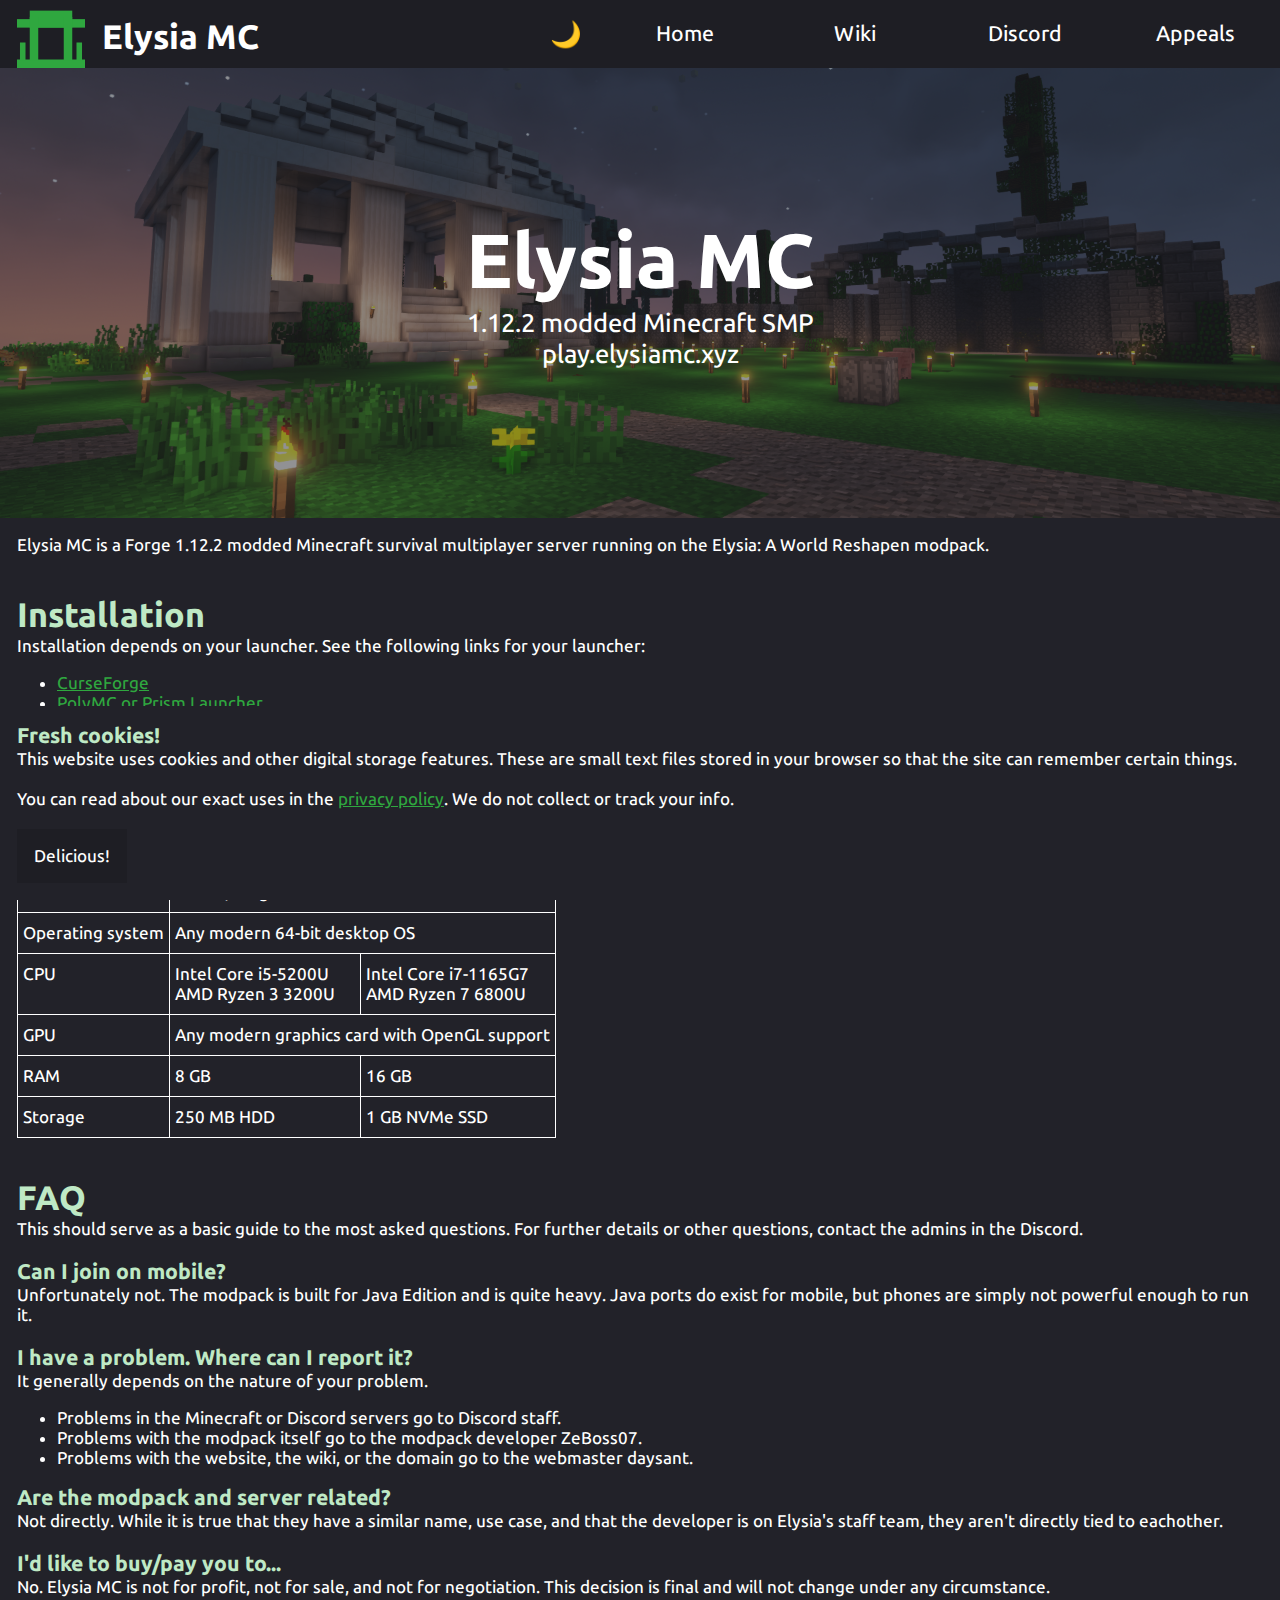
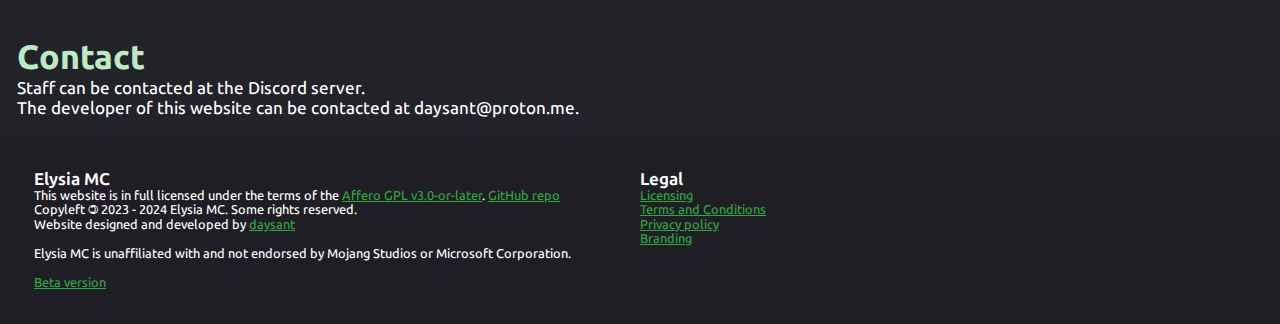
<file: index.html>
<!-- index.html -->
<!-- Copyleft (c) 2023-2024 daysant, Elysia MC - Elysia MC Website -->
<!-- This work is licensed under the terms of the AGPL v3.0-or-later -->
<!-- daysant@proton.me, discord.gg/RKAf97d5Ap -->
<!DOCTYPE html>
<html lang="en">
<head>
    <meta charset="UTF-8">
    <meta name="viewport" content="width=device-width, initial-scale=1.0">
    <title>Elysia MC</title>
    <link rel="stylesheet" href="style.css">
</head>
<body>
    <header>
    <div class="logo"><img style="height:4rem;" src="/res/branding/logo-g.svg"></div>
    <div class="logo-spacer"></div>
		<div class="header-title">Elysia MC</div>
		<button onclick="switchTheme()" id="themeButton" class="body-button" style="width:4rem;height:4rem;font-size:1.5rem;"></button>
		<button onclick="cookTheHamburger()" id="hamburger">
		≡
		</button>
		<nav>
			<!-- linebreaks cause some weird spacing shenanigans -->
			<button onclick="section('home')">Home</button><a href="https://wiki.elysiamc.xyz">Wiki</a><a href="https://discord.com/invite/RKAf97d5Ap">Discord</a><a href="https://discord.gg/X3eRtSGx6c">Appeals</a>
		</nav>
	</header>
	<!-- NOTE do not delete -->
	<!--<div class="dev-notice">This is the beta Elysia MC website. Note that some features may not work.</div>-->
	<div class="cookie-notice" id="cookieNotice">
		<div class="subheading">Fresh cookies!</div>
		This website uses cookies and other digital storage features. These are small text files stored in your browser so that the site can remember certain things.<br><br>
		You can read about our exact uses in the <a onclick="section('privacy')">privacy policy</a>. We do not collect or track your info.<br><br>
		<button class="body-button" onclick="acknowledgeCookies()">Delicious!</button>
	</div>

    <section id="home">
      <div class="title-container">
		<div class="title-background"> </div>
        <div class="title-text">
			<div style="font-size:4.5rem;font-weight:900;">Elysia MC</div>
			1.12.2 modded Minecraft SMP<br>
			play.elysiamc.xyz
		</div>
      </div>
	  <div style="padding:1rem;">
		Elysia MC is a Forge 1.12.2 modded Minecraft survival multiplayer server running on the Elysia: A World Reshapen modpack.
		<br><br><br>

		<div class="heading">Installation</div>
		Installation depends on your launcher. See the following links for your launcher:
		<ul>
			<li><a href="https://support.curseforge.com/en/support/solutions/articles/9000196984-installing-modpacks">CurseForge</a></li>
			<li><a href="https://polymc.org/wiki/getting-started/download-modpacks/">PolyMC or Prism Launcher</a></li>
			<li><a href="https://apexminecrafthosting.com/installing-custom-modpacks/">First-party "Vanilla" launcher</a></li>
			<li>or, search the internet for your own launcher.</li>
		</ul>
		After installing Elysia: A World Reshapen, it is suggested to install Optifine for increased performance.<br>
		Ensure your computer meets the following system requirements:<br><br>
		
		<style type="text/css">
			.tg  {border-collapse:collapse;border-spacing:0;}
			.tg td{border-color:black;border-style:solid;border-width:1px;font-family:Arial, sans-serif;font-size:1rem;
			  overflow:hidden;padding:10px 5px;word-break:normal;}
			.tg th{border-color:black;border-style:solid;border-width:1px;font-family:Arial, sans-serif;font-size:1rem;
			  font-weight:normal;overflow:hidden;padding:10px 5px;word-break:normal;}
			.tg .tg-sd0v{border-color:var(--text-colour);font-family:inherit;text-align:left;vertical-align:top}
			.tg .tg-skg0{border-color:var(--text-colour);font-family:inherit;font-weight:bold;text-align:left;vertical-align:top}
			</style>
			<table class="tg">
			<thead>
			  <tr>
				<th class="tg-sd0v"></th>
				<th class="tg-skg0">Minimum</th>
				<th class="tg-skg0">Recommended</th>
			  </tr>
			</thead>
			<tbody>
			  <tr>
				<td class="tg-sd0v">Software</td>
				<td class="tg-sd0v" colspan="2">Java 8, Forge 1.12.2</td>
			  </tr>
			  <tr>
				<td class="tg-sd0v">Operating system</td>
				<td class="tg-sd0v" colspan="2">Any modern 64-bit desktop OS</td>
			  </tr>
			  <tr>
				<td class="tg-sd0v">CPU</td>
				<td class="tg-sd0v">Intel Core i5-5200U<br>AMD Ryzen 3 3200U</td>
				<td class="tg-sd0v">Intel Core i7-1165G7<br>AMD Ryzen 7 6800U</td>
			  </tr>
			  <tr>
				<td class="tg-sd0v">GPU</td>
				<td class="tg-sd0v" colspan="2">Any modern graphics card with OpenGL support</td>
			  </tr>
			  <tr>
				<td class="tg-sd0v">RAM</td>
				<td class="tg-sd0v">8 GB</td>
				<td class="tg-sd0v">16 GB</td>
			  </tr>
			  <tr>
				<td class="tg-sd0v">Storage</td>
				<td class="tg-sd0v">250 MB HDD</td>
				<td class="tg-sd0v">1 GB NVMe SSD</td>
			  </tr>
			</tbody>
			</table>
		<br><br>
		<div class="heading">FAQ</div>
		This should serve as a basic guide to the most asked questions. For further details or other questions, contact the admins in the Discord.<br><br>

		<div class="subheading">Can I join on mobile?</div>
		Unfortunately not. The modpack is built for Java Edition and is quite heavy. Java ports do exist for mobile, but phones are simply not powerful enough to run it.<br><br>
		
		<div class="subheading">I have a problem. Where can I report it?</div>
		It generally depends on the nature of your problem.
		<ul>
			<li>Problems in the Minecraft or Discord servers go to Discord staff.</li>
			<li>Problems with the modpack itself go to the modpack developer ZeBoss07.</li>
			<li>Problems with the website, the wiki, or the domain go to the webmaster daysant.</li>
		</ul>

		<div class="subheading">Are the modpack and server related?</div>
		Not directly. While it is true that they have a similar name, use case, and that the developer is on Elysia's staff team, they aren't directly tied to eachother.<br><br>
		<!-- so you say zeboss but why is there elysia smp content in the modpack -->

		<div class="subheading">I'd like to buy/pay you to...</div>
		No. Elysia MC is not for profit, not for sale, and not for negotiation. This decision is final and will not change under any circumstance.
		
		<br><br><br>
		<div class="heading">Contact</div>
		Staff can be contacted at the Discord server.<br>
		The developer of this website can be contacted at daysant@proton.me.
	  </div>
	</div>
	</section>



	  <section id="licensing" style="padding:1rem;">
		<div class="heading">Licensing</div>
		Note: the licence summaries are not substitutes for the actual licences.<br><br><br>
			<div class="subheading">Website</div>
			<a href="/LICENSE.txt">GNU Affero GPL v3.0-or-later</a><br>
			You are free to:<br>
			1. freely distribute the source code<br>
			2. freely modify the source code<br>
			3. use it for any purpose, including commercially<br>
			<br>
			under the conditions that you:<br>
			1. share the AGPL with any distribution. Network usage is considered distribution.<br>
			2. licence any modifications under the AGPL<br>
			</p>
			<br>
			<p>
			<div class="subheading">Wiki</div>
			<a href="https://creativecommons.org/licenses/by-sa/4.0/">Creative Commons Attribution-ShareAlike 4.0 International</a><br>
			You are free to:<br>
			1. freely modify the work<br>
			2. freely use the work for any purpose<br>
			<br>
			under the conditions that you:<br>
			1. attribute the work to the author (in this case, the Wiki)<br>
			2. share any modifications under the same licence<br>
			3. do not impose any further legal or technological restrictions to impair distribution or modification<br>
			</p>
			<br>
			<p>
			<div class="subheading">Minecraft</div>
			<a href="https://www.microsoft.com/en-gb/servicesagreement#Your_Content">Your Content is Your Content</a><br>
			Any content you make in the Elysia MC Minecraft Server is under your ownership, under the conditions that:<br>
			1. you give Microsoft (and by extension Mojang) worldwide, royalty-free access to use and distribute your content for any purpose necessary for the services they provide<br>
			2. others may freely use and distribute your content without compensating you, for the purpose you made your content avaliable for<br>
			Additionally, any content you make on the server may be used by Elysia MC for promotional purposes. If you do not want Elysia MC to use your content, send a message to the admins.<br>
			</p>
			<br>
			<p>
			<div class="subheading">Discord</div>
			All media, texts, and text excerpts, are under the copyright and licence of the original work.<br>
			</p>
			<br>
			<p>
			<div class="subheading">Logo</div>
			The logo is made of simple geometric shapes which are the common property of all - it cannot be copyrighted and is therefore in the public domain.<br><br>
			Note that Elysia MC retains a trademark, so do not use the logo in such a way it would make people believe you are or are endorsed by or affiliated with Elysia MC.
			</p>
			<br>
			<p>
			  <div class="subheading">Wordmark and font</div>
			  <a href="https://ubuntu.com/legal/font-licence">Ubuntu font licence</a><br>
			  You are free to:<br>
			  1. freely use, study, modify, and distribute the work<br><br>
			  under the conditions that you:<br>
			  1. distribute the font with the Ubuntu font license<br>
			  2. do not rename the font if unmodified (Ubuntu)<br>
			  3. rename the font if modified<br><br>
			  Note that Elysia MC retains a trademark, so do not use the logo in such a way it would make people believe you are or are endorsed by or affiliated with Elysia MC.
			</p>
	  </section>
	  


	  <section id="terms" style="padding:1rem;">
		<a href="res/docs/terms.txt">Raw text</a><br>
		<br>
		<div class="heading">Terms of Service of Use of Elysia MC</div>
		Effective 1 September 2023<br>
		<br>
		<div class="subheading">1. Acceptance of Terms</div>
		By accessing, using, or otherwise interacting with the Minecraft Server operated by Elysia MC ("the Server"), you agree in its entirety the Terms and Conditions of the Server ("Terms").<br>
		These Terms serve as an agreement between you and the Server to govern your interaction with the Server. If you do not agree with, or agree in part, to the Terms, you are prohibited from interacting with the Server.<br>
		<br>
		<div class="subheading">2. Overview and Purpose of the Terms</div>
		These Terms exist for three purposes:<br>
		1. to assert expected behaviour and rights of the users of the Server;<br>
		2. to assert expected behaviour and rights of Elysia MC as the operator of the Server;<br>
		3. to comply with the requirement as per the Minecraft EULA requiring servers to provide Terms of Service.<br>
		<br>
		<div class="subheading">3. Modifications to the Terms</div>
		Elysia MC, as per the General Data Protection Regulation ("GDPR"), are required to inform users if the Terms are revised. By continuing your usage of the Server, you agree in whole to the revisions.<br>
		<br>
		<div class="subheading">4. Expected behaviour of Users and Termination of Contract</div>
		Expected behaviour and termination information can be found in the Elysia MC Rules document found in the Discord server. The Contract may be terminated if you break other sections of the Terms.<br>
		<br>
		<div class="subheading">5. Consent to your appearance on Elysia MC media</div>
		By agreeing to the Terms, you consent to yourself, your Minecraft avatar, or your creations in Elysia MC media to be used by the Elysia MC administration to produce content, including audio, video, and images, for Elysia MC.<br>
		<br>
		<div class="subheading">6. Contact</div>
		Contact information may be found at the Contact page on the Elysia MC website.<br>
	  </section>
	  


	  <section id="privacy" style="padding:1rem;">
		<div class="heading">Privacy policy</div>
		Effective May 12 2024<br>
		This Privacy policy will explain what information is collected by Elysia MC ("us") from the user ("you") and how we use it.<br><br>
		
		<div class="subheading">Information we collect</div>
		This website uses the JavaScript <code>localStorage</code> feature. While not technically cookies, they serve a similar function.<br>
		Browser local storage remains indefinitely in the browser unless you manually clear it. It is not possible from a technical standpoint for anyone to access local storage except you.<br><br>
		
		If you wish to see how exactly these are implemented, you can read the <a href="https://github.com/elysiamc/elysiamc.github.io">source code</a>.<br><br>
		We have not and will not collect any personally identifiable information (PII) about you, neither do we want to.<br>
		We do collect some minor information. They are to record as follows:<br>
		<ol>
			<li><code>cookiesAcknowledged</code> - whether you have acknowledged the cookies, either "0" or "1"</li>
			<li><code>theme</code> - whether you have set the website to light mode or dark mode, either "light" or "dark"</li>
		</ol>
		
		<div class="subheading">How we use this information</div>
		We use these as follows:
		<ol>
			<li><code>cookiesAcknowledged</code> - to decide whether to show the cookie acknowledgement banner or not</li>
			<li><code>theme</code> - to decide whether to use light or dark mode</code></li>
		</ol>
		

		<div class="subheading">Third parties</div>
		We may use third-party services that do collect your PII; you may wish to read their respective privacy policies:
		<ul>
			<li><a href="https://discord.com/privacy">Discord</a></li>
			<li><a href="https://privacy.microsoft.com/en-gb/privacystatement">Minecraft (Microsoft)</a></li>
			<li><a href="https://meta.miraheze.org/wiki/Privacy_Policy">Miraheze (WikiTide)</a></li>
		</ul>
		We are not involved in the collection of this information nor can we access this information.<br><br>
	  </section>
	  

    <section id="branding" style="padding:1rem;">
      <div class="heading">Branding</div>
      We are a brand that doesn't take ourselves too seriously, but we'd like some consistency around. Keep the following in mind when using Elysia's branding.<br><br>
    
	  <div class="subheading">Logo</div>
	Please do not reconfigure, recolour, or distort the logo.<br>
	<div class="logo-container">
		<div><img style="height:6rem;" src="/res/branding/logo-g.svg"></div>
		<div><img style="height:6rem; background-color:#222229;" src="/res/branding/logo-w.svg"></div>
		<div><img style="height:6rem; background-color:#ffffff"; src="/res/branding/logo-b.svg"></div>
	</div>
	
	  <div class="subheading">Wordmark</div>
    Please do not reconfigure, recolour, or distort the wordmark.<br>
    <div class="wordmark-container">
    <div><img style="height:4rem;" src="/res/branding/wordmark-g.svg"></div>
    <div style="background-color:#222229;"><img style="height:4rem;" src="/res/branding/wordmark-w.svg"></div>
    <div style="background-color:#ffffff;"><img style="height:4rem;" src="/res/branding/wordmark-b.svg"></div>
    </div><br>
    Font used is Ubuntu with weight 900.<br><br>
      <div class="subheading">Colour</div>
      <div class="branding-colours">
      <div class="branding-colour" style="background-color:#2fa73f; color:white;">
        <b>Elysian Green</b><br>
        #2fa73f
      </div>
      <div class="branding-colour" style="background-color:#222229; color:white; border: 1px solid white;">
        <b>Dark grey</b><br>
        #222229
      </div>
      <div class="branding-colour" style="background-color:#ffffff; color:black; border: 1px solid #222229;">
        <b>White</b><br>
        #ffffff
      </div>
      <div class="branding-colour" style="background-color:#456f4a; color:white;">
        <b>Dark heading</b></b><br>
        #456f4a
      </div>
      <div class="branding-colour" style="background-color:#bfe9c5; color:black;">
        <b>Light heading</b></b><br>
        #bfe9c5
      </div>
      </div>
    </section>
    
	  <footer>
		<div class="copyleft">
			<strong>Elysia MC</strong><br>
			<div style="font-size:0.75rem;line-height:0.85rem;width:100%;">
				This website is in full licensed under the terms of the <a href="LICENSE.txt">Affero GPL v3.0-or-later</a>. <a href="https://github.com/elysiamc/elysiamc.github.io">GitHub repo</a><br>
				Copyleft 🄯 2023 - 2024 Elysia MC. Some rights reserved.<br>
				Website designed and developed by <a href="https://daysantace.github.io">daysant</a><br><br>
				
				Elysia MC is unaffiliated with and not endorsed by Mojang Studios or Microsoft Corporation.<br><br>
				
				<a href="/beta">Beta version</a>
			</div>
		</div>
		<div class="legal">
			<strong>Legal</strong><br>
			<div style="font-size:0.75rem;line-height:0.85rem;width:100%;">
				<a onclick="section('licensing')">Licensing</a><br>
				<a onclick="section('terms')">Terms and Conditions</a><br>
				<a onclick="section('privacy')">Privacy policy</a><br>
				<a onclick="section('branding')">Branding</a><br>
			</div>
		</div>
	  </footer>

    <script src="main.js"></script>
</body>
</html>
</file>
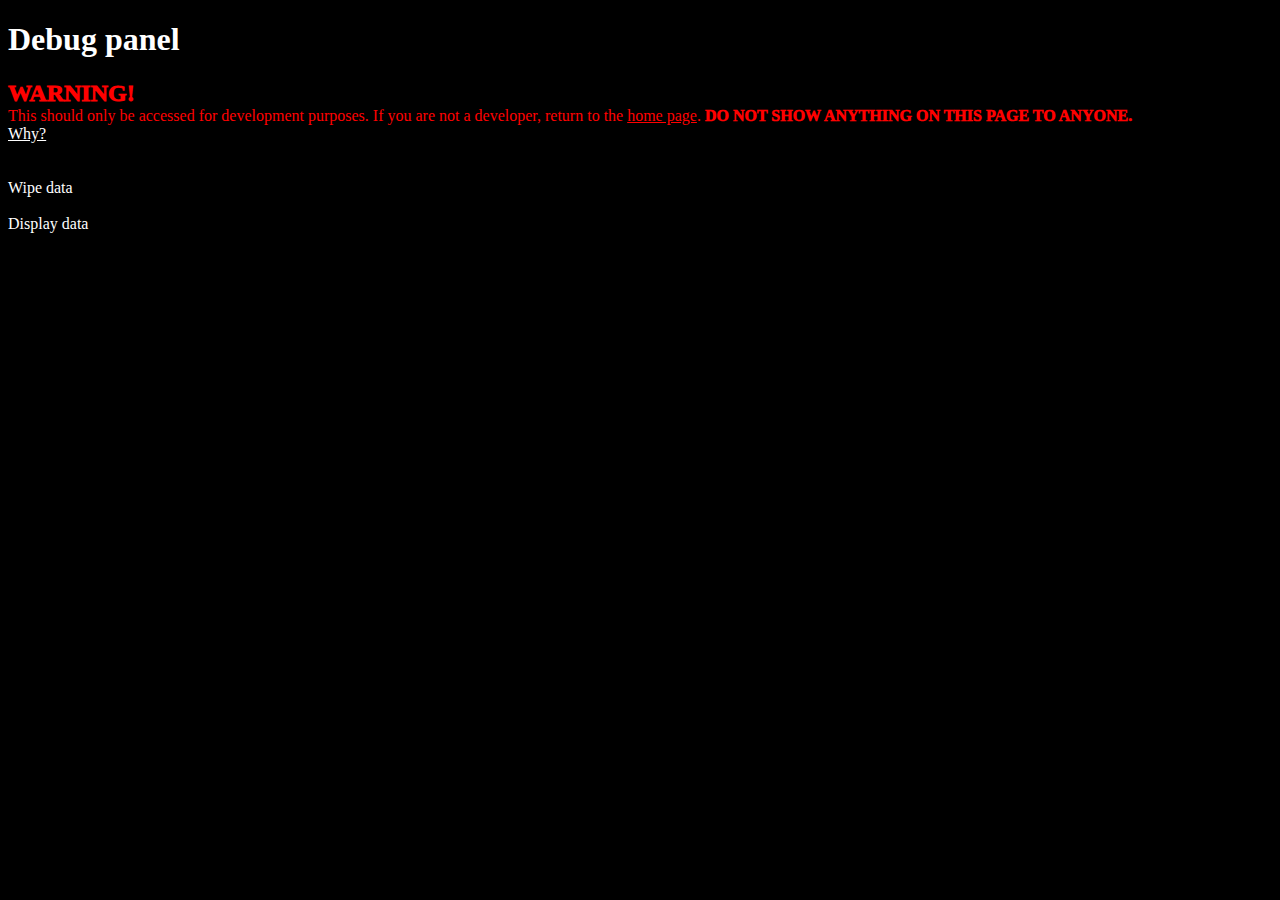
<file: debug/index.html>
<!--
debug/index.html
Copyleft (c) 2023-2024 daysant, Elysia MC - Elysia MC Website
This work is licensed under the terms of the AGPL v3.0-or-later
daysant@proton.me, discord.gg/RKAf97d5Ap
-->
<!DOCTYPE html>
<html>

<head>
  <meta charset="UTF-8">
  <meta name="viewport" content="width=device-width, initial-scale=1">
  <title>Elysia MC Debug</title>
  <style>
  body{
    color: white;
    background-color: black;
  }
  </style>
</head>
<body>
  <h1>Debug panel</h1>
  <div style="color:red;font-weight:1000;font-size:1.5em;">WARNING!</div><span style="color:red;">This should only be accessed for development purposes. If you are not a developer, return to the <a style="color:red;" href="/">home page</a>.</span> <span style="color:red;font-weight:1000;">DO NOT SHOW ANYTHING ON THIS PAGE TO ANYONE.</span><br>
  <a onclick="detailsAsk()" id="detailsAsk" style="text-decoration:underline;">Why?</a>
  <div id="details" style="display:none;">This is because this is information of the website stored in your browser. Altering these could disrupt normal functioning. While unimportant now, they could become important at some point in the future. This warning is simply a pre-emptive warning against a future hypothetical attack.</div>
  <div><br><br>
    <a onclick=wipeData()>Wipe data</a>
    <div id="wipeData"></div>
  </div>
  <br>
  <div>
    <a onclick=showData()>Display data</a>
    <div id="showData"></div>
  </div>
  <script src="main.js"></script>
</body>
</html>
</file>
<file: style.css>
/*
dev/style.css
Copyleft (c) 2023-2024 daysant, Elysia MC - Elysia MC Website
This work is licensed under the terms of the AGPL v3.0-or-later
daysant@proton.me, discord.gg/RKAf97d5Ap
*/

:root{
	font-size:17px;
	--accent:#2fa73f;
}

::selection{
	color:white;
	background-color:var(--accent);
}

@font-face {
  font-family:'Ubuntu';
  src: url('/res/ubuntu.ttf') format('truetype');
}

.body-button{
	border:none;
	padding:1rem;
	font-size:1rem;
	font-family:'Ubuntu';
	font-weight:500;
	color:var(--text-colour);
	background-color:var(--bg-colour2);
	transition:all 0.1s ease-in-out;
}

.body-button:hover{
	background-color:var(--accent);
	color:white;
	transition:all 0.1s ease-in-out;
}

body{
	margin:0;
	display:flex;
	flex-direction:column;
	color:var(--text-colour);
	background-color:var(--bg-colour2);
	font-family:'Ubuntu',sans-serif;
	font-weight:500;
	transition:all 0.1s ease-in-out;
}

.logo{
	display:flex;
	align-items:flex-end;
	justify-content:center;
	padding-left:1rem;
	/*position:fixed;
	left:50%;
	transform:translateX(-50%);*/
}

section{
	background-color:var(--bg-colour1);
}

.heading{
	font-weight:900;
	font-size:2rem;
	color:var(--header-colour);
}

.subheading{
	font-weight:900;
	font-size:1.25rem;
	color:var(--header-colour);
}

a{
    color:var(--accent);
	text-decoration:underline;
}

a:hover{
	text-decoration:none;
}

.title-background{
	display:flex;
	justify-content:center;
	align-items:center;
	width:100vw;
	height:50vh;
	z-index:1;
	color:white;
}
  
.title-background::before {
	position:block;
	width:100%;
	height:100%;
	z-index:0;
	content:'';
	background-position:center;
	background-image:var(--image);
	background-repeat:no-repeat;
	background-size:cover;
	opacity:0.5;
}

.title-container {
	display:flex;
	justify-content:center;
	align-items: center;
	height:100%;
}
  
.title-text {
	position:absolute;
	text-align:center;
	z-index:1;
	font-size:1.5rem;
}

.dev-notice{
	color:white;
	background-color:var(--accent);
	padding:0.5rem;
	text-align:center;
	box-sizing:border-box;
	width:100vw;
}

header{
	background-color:var(--bg-colour2);
	height:4rem;
	display:flex;
	justify-content:space-between;
}

@media (min-width:769px){
  
  nav {
    display:flex;
    flex-direction:row;
  }
  
  #hamburger{
    display:none;
  }
  
  footer{
  	display:flex;
  	flex-direction:row;
  	background-color:var(--bg-colour2);
  	padding:2rem;
  }
  
  footer *{
  	width:calc(100%/2);
  }
  
  header{
	background-color:var(--bg-colour2);
	height:4rem;
	display:flex;
	flex-direction: row;
	justify-content:space-between;
	position:sticky;
	top:0;
	z-index:5;
  }

	.header-title{
		padding:1rem;
		font-size:2rem;
		font-weight:900;
		margin-right:auto;
	}
  
	nav *{
		height:4rem;
		width:10rem;
		font-size:1.25rem;
		color:var(--text-colour);
		background-color:var(--bg-colour2);
		border:none;
		padding:0;
		transition:all 0.1s ease-in-out;
		font-family:'Ubuntu';
		text-decoration:none;
		display:flex;
		flex-direction:row;
		justify-content:center;
		align-items:center;
		font-weight:500;
	}
	
	nav *:hover{
		background-color:var(--accent);
		color:white;
		transition:all 0.1s ease-in-out;
	}

	.cookie-notice{
		position:fixed;
		bottom:0;
		padding:1rem;
		box-sizing: border-box;
		background-color:var(--bg-colour1);
		width:100vw;
		z-index:7;
	}
	
	  .branding-colour{
    width:100%;
    box-sizing: border-box;
    padding:1rem;
    height:7rem;
    box-sizing:border-box;
  }
  
  .branding-colours{
    display:grid;
    column-gap:1rem;
    row-gap:1rem;
    grid-template-columns:33.333% 33.333% 33.333%;
    width:66.667vw;
  }

  .logo-container {
	display:flex;
  }

  .logo-container *{
	padding:0.5rem;
  }

  .logo-container img{
	padding:2rem;
  }
    .wordmark-container *{
    padding:1rem 0;
    margin:0rem;
    box-sizing:border-box;
    justify-content:center;
	align-items: center;
	width:18rem;
  }
  
  .logo-spacer{
    display:none;
  }
}

@media (max-width:768px){

	header{
		 position:sticky;
		 top:0;
		 z-index:5;
	}

  .header-title{
    display:none;
  }
  
  nav {
    display:none;
    flex-direction:column;
    position:absolute;
    top:4rem;
    z-index:2;
  }
  
  nav *{
    font-family:'Ubuntu';
    font-weight:500;
  	height:5rem;
  	width:100vw;
  	font-size:1.5rem;
  	color:var(--text-colour);
  	background-color:var(--bg-colour2);
  	border:none;
  	padding:0;
  	transition:all 0.1s ease-in-out;
  	display:flex;
  	justify-content:center;
  	align-items:center;
  	text-decoration:none;
  }
  
  nav *:hover, nav a:hover{
    background-color:var(--accent);
    transition:all 0.1s ease-in-out;
	  color:white;
  }


  footer{
  	display:flex;
  	flex-direction:column;
  	background-color:var(--bg-colour2);
  	padding:2rem;
  	gap:1rem;
  }
  
  footer *{
  	width:100%;
  }
  
  #hamburger{
    width:4rem;
    height:4rem;
    font-size:2rem;
    display:flex;
    justify-content:center;
    align-items:center;
    font-family:'Ubuntu';
    font-weight:500;
    color:var(--text-colour);
  	background-color:var(--bg-colour2);
  	border:none;
  	/*position:fixed;
  	right:0;*/
  }

  .cookie-notice{
	position:fixed;
	bottom:0;
	padding:1rem;
	background-color:var(--bg-colour1);
	width:100vw;
	box-sizing: border-box;
	z-index:7;
}

  .branding-colour{
    padding:1rem;
    width:100%;
    height:7rem;
    box-sizing: border-box;
    margin-top:1rem;
  }
  
  .branding-colours{
    display:flex;
    flex-direction:column;
  }
  
  .wordmark-container{
    display:flex;
    flex-direction:column;
    text-align:center;
  }
  
  .wordmark-container *{
    padding:1rem;
    margin:0.5rem;
    width:calc(100vw-2rem);
    box-sizing:border-box;
    justify-content:center;
  }
  
  .logo-spacer{
    display:flex;
    flex-grow:1;
  }

  .logo-container *{
	width:100vw-2rem;
	padding:1rem calc(50vw - 4rem);
	display:flex;
	justify-content: center;
	align-items: center;
  }
}
</file>
